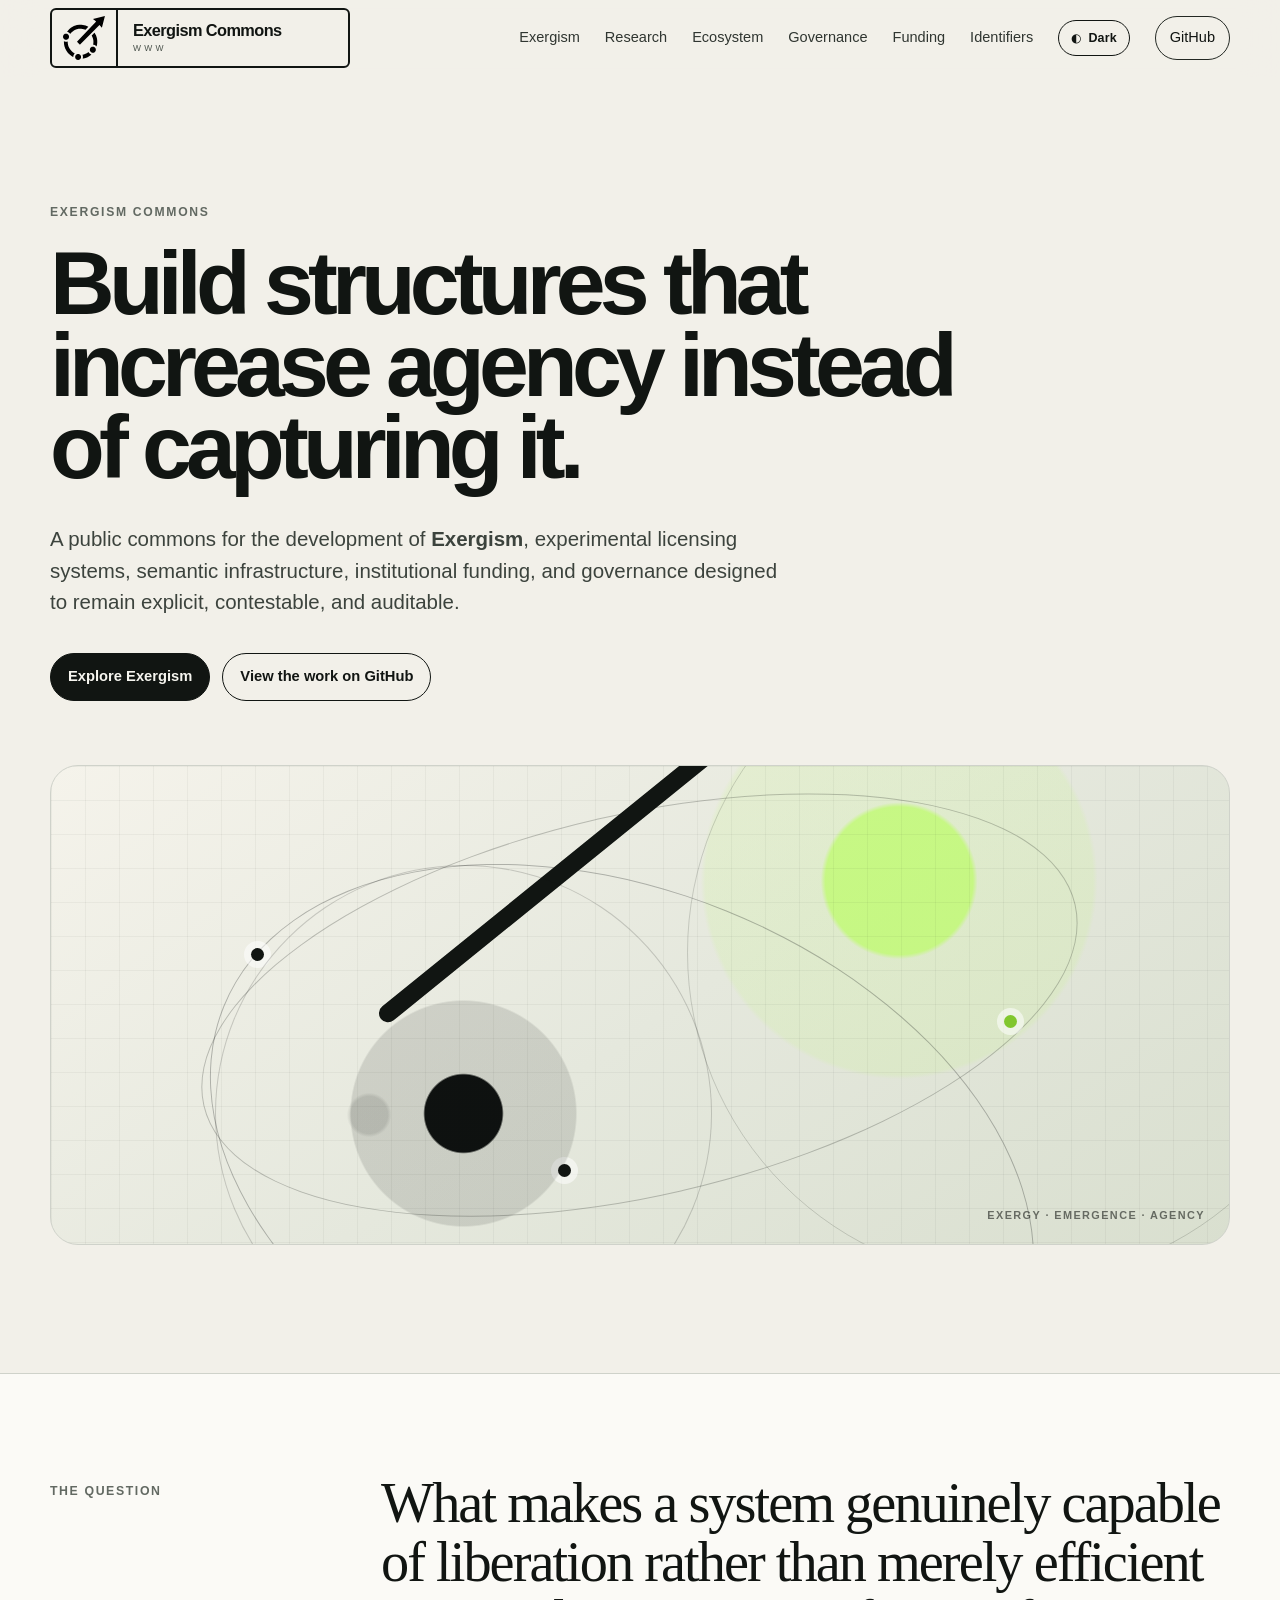
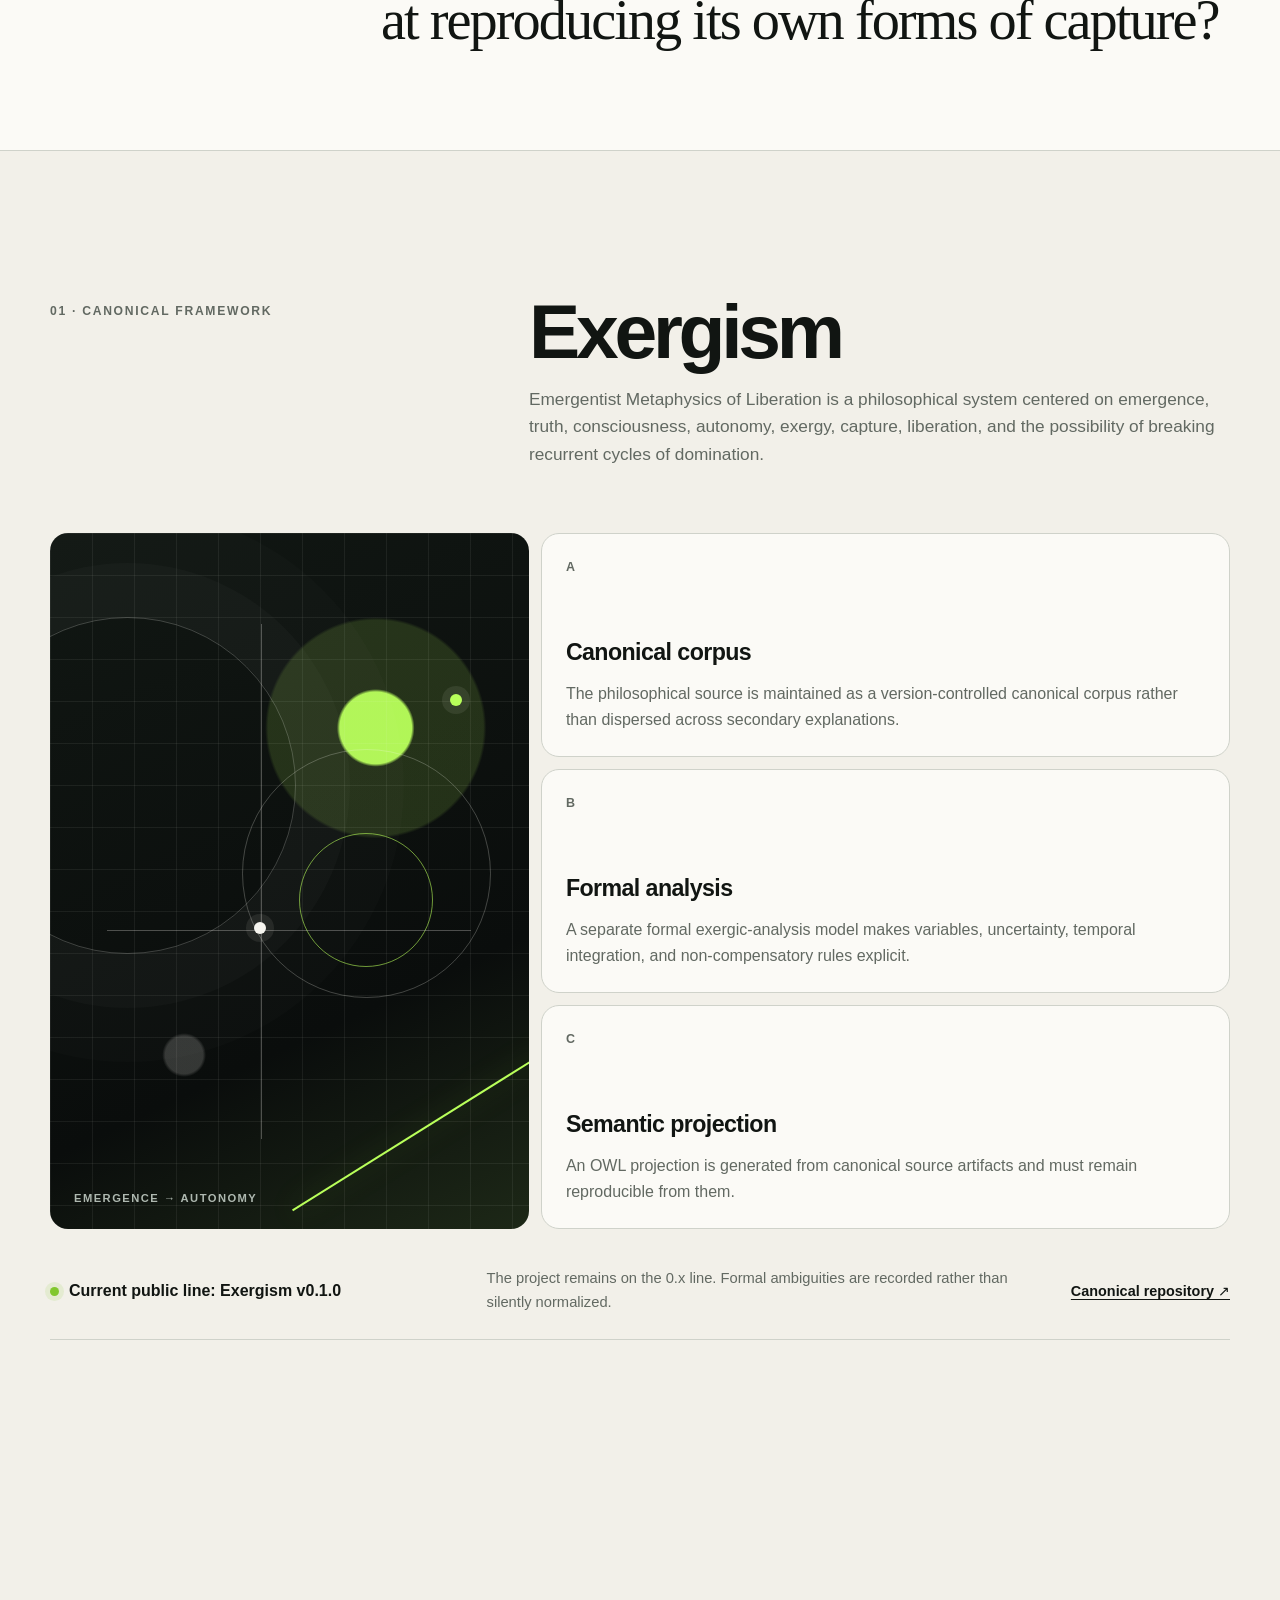
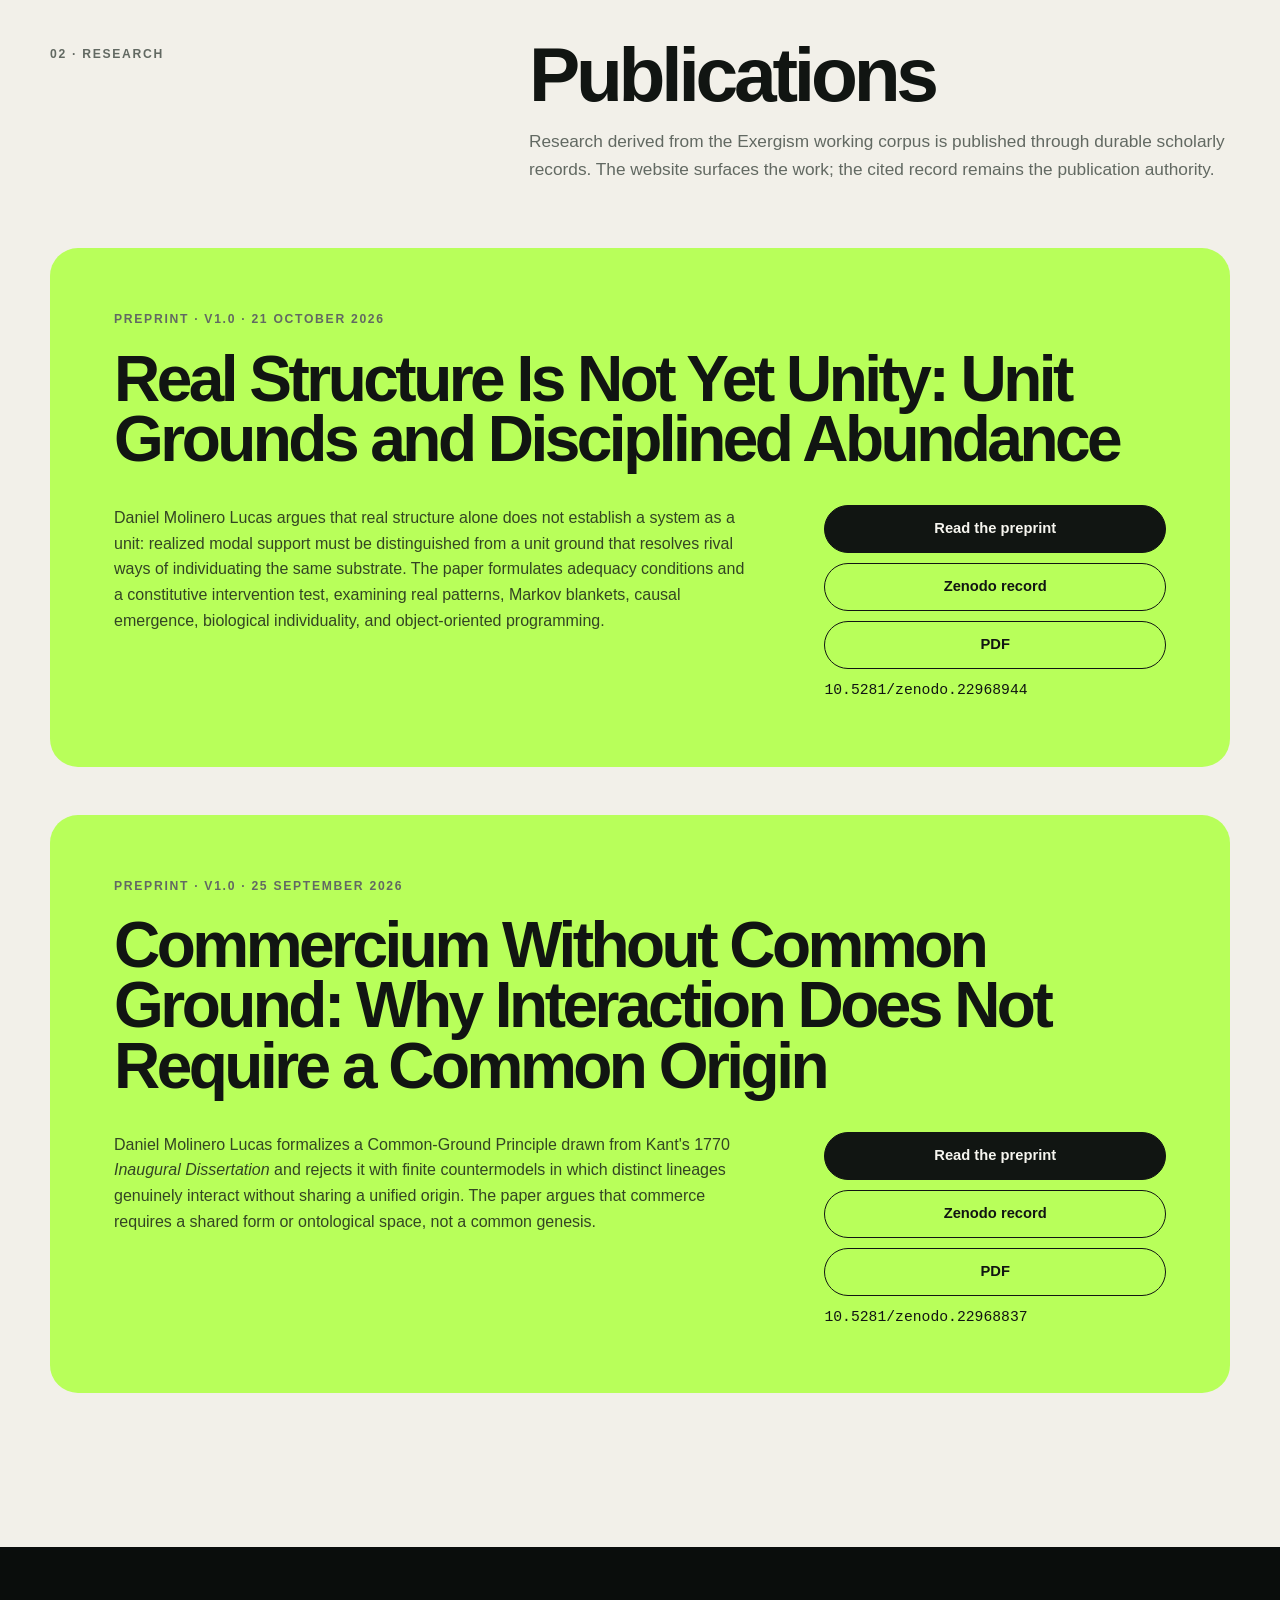
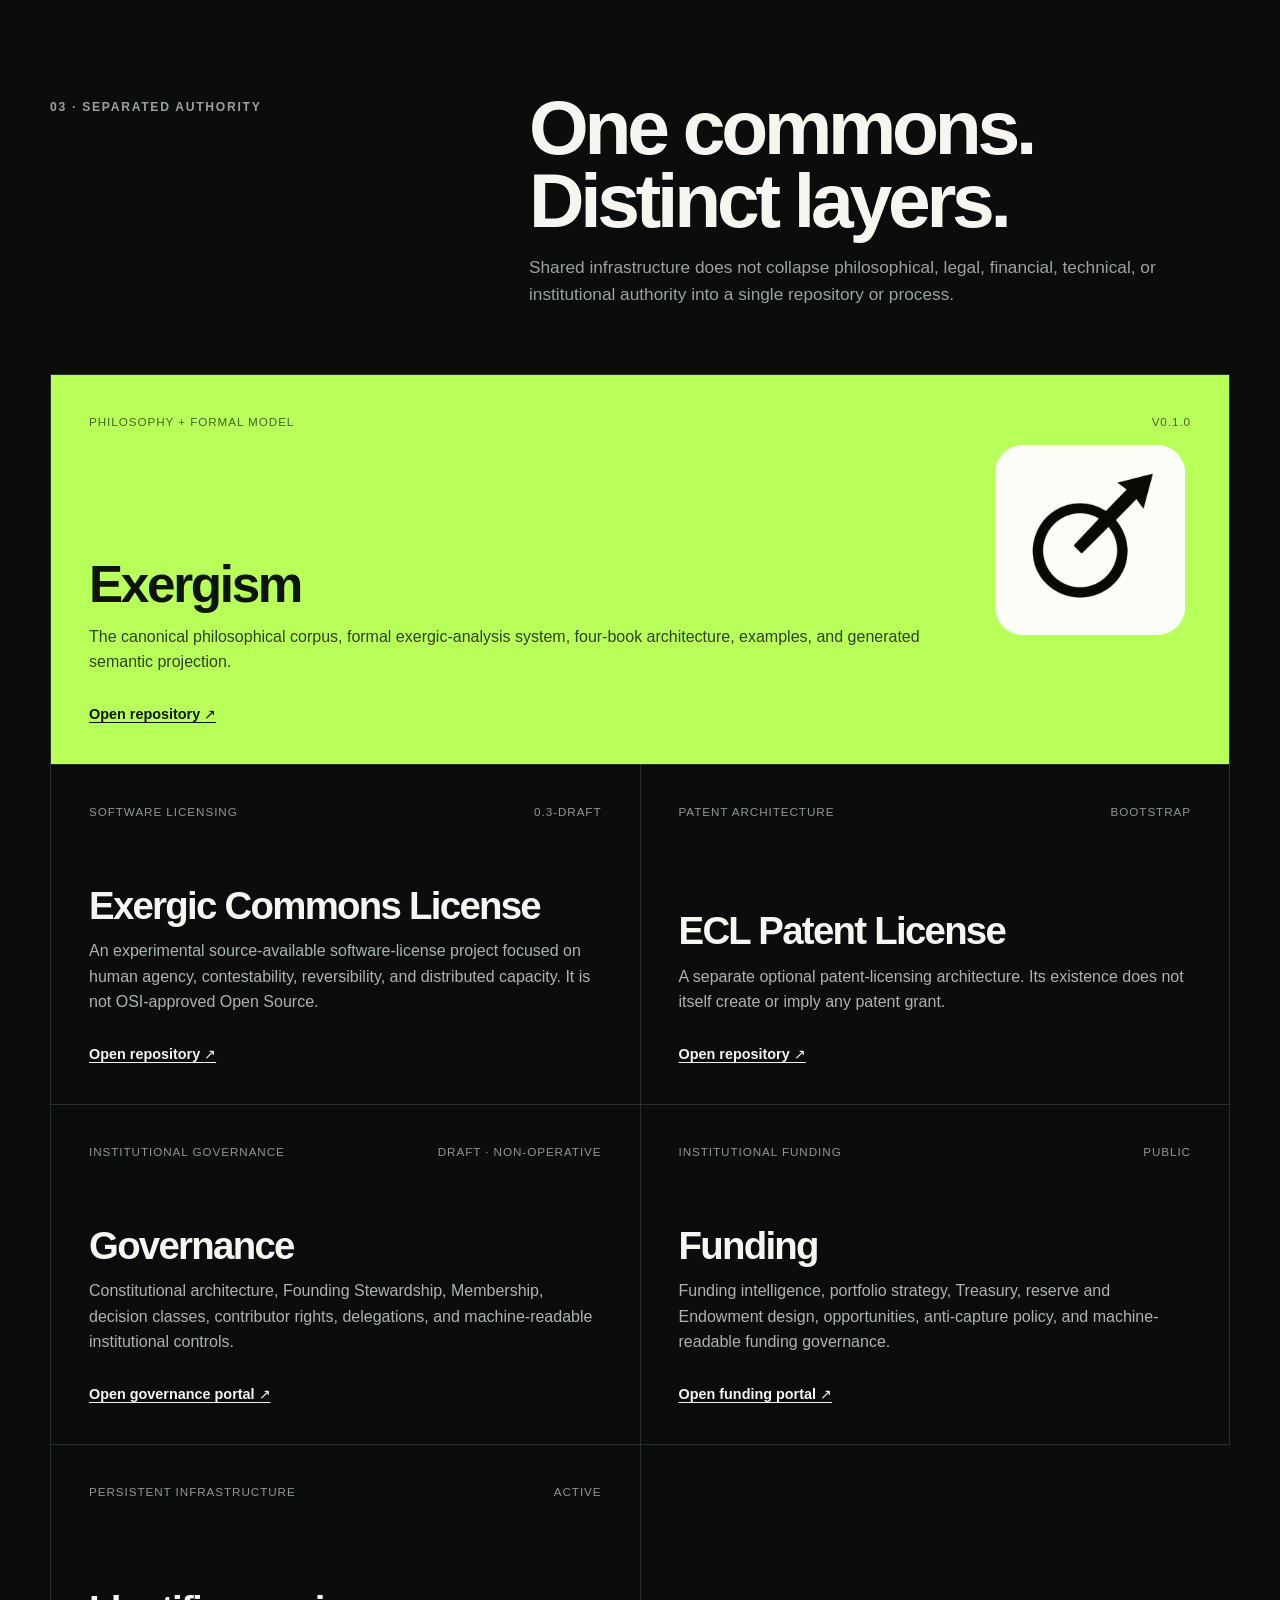
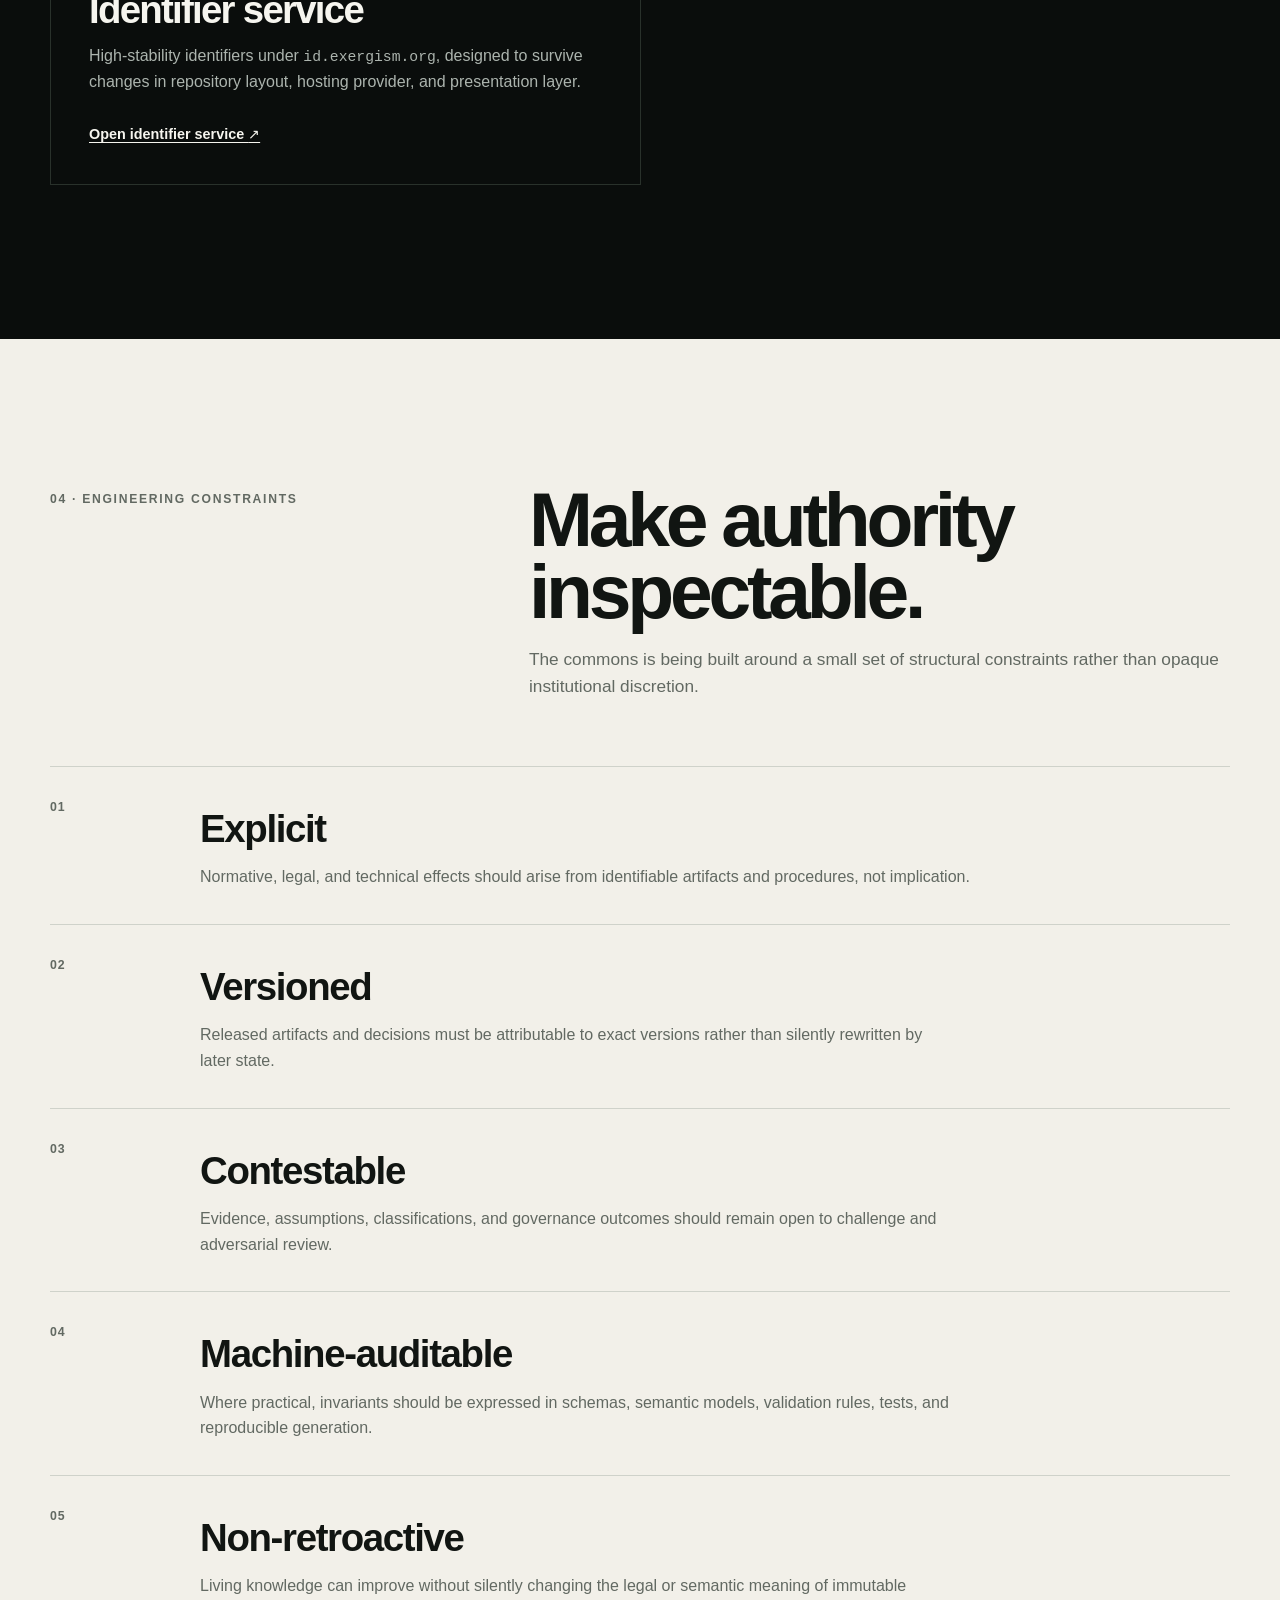
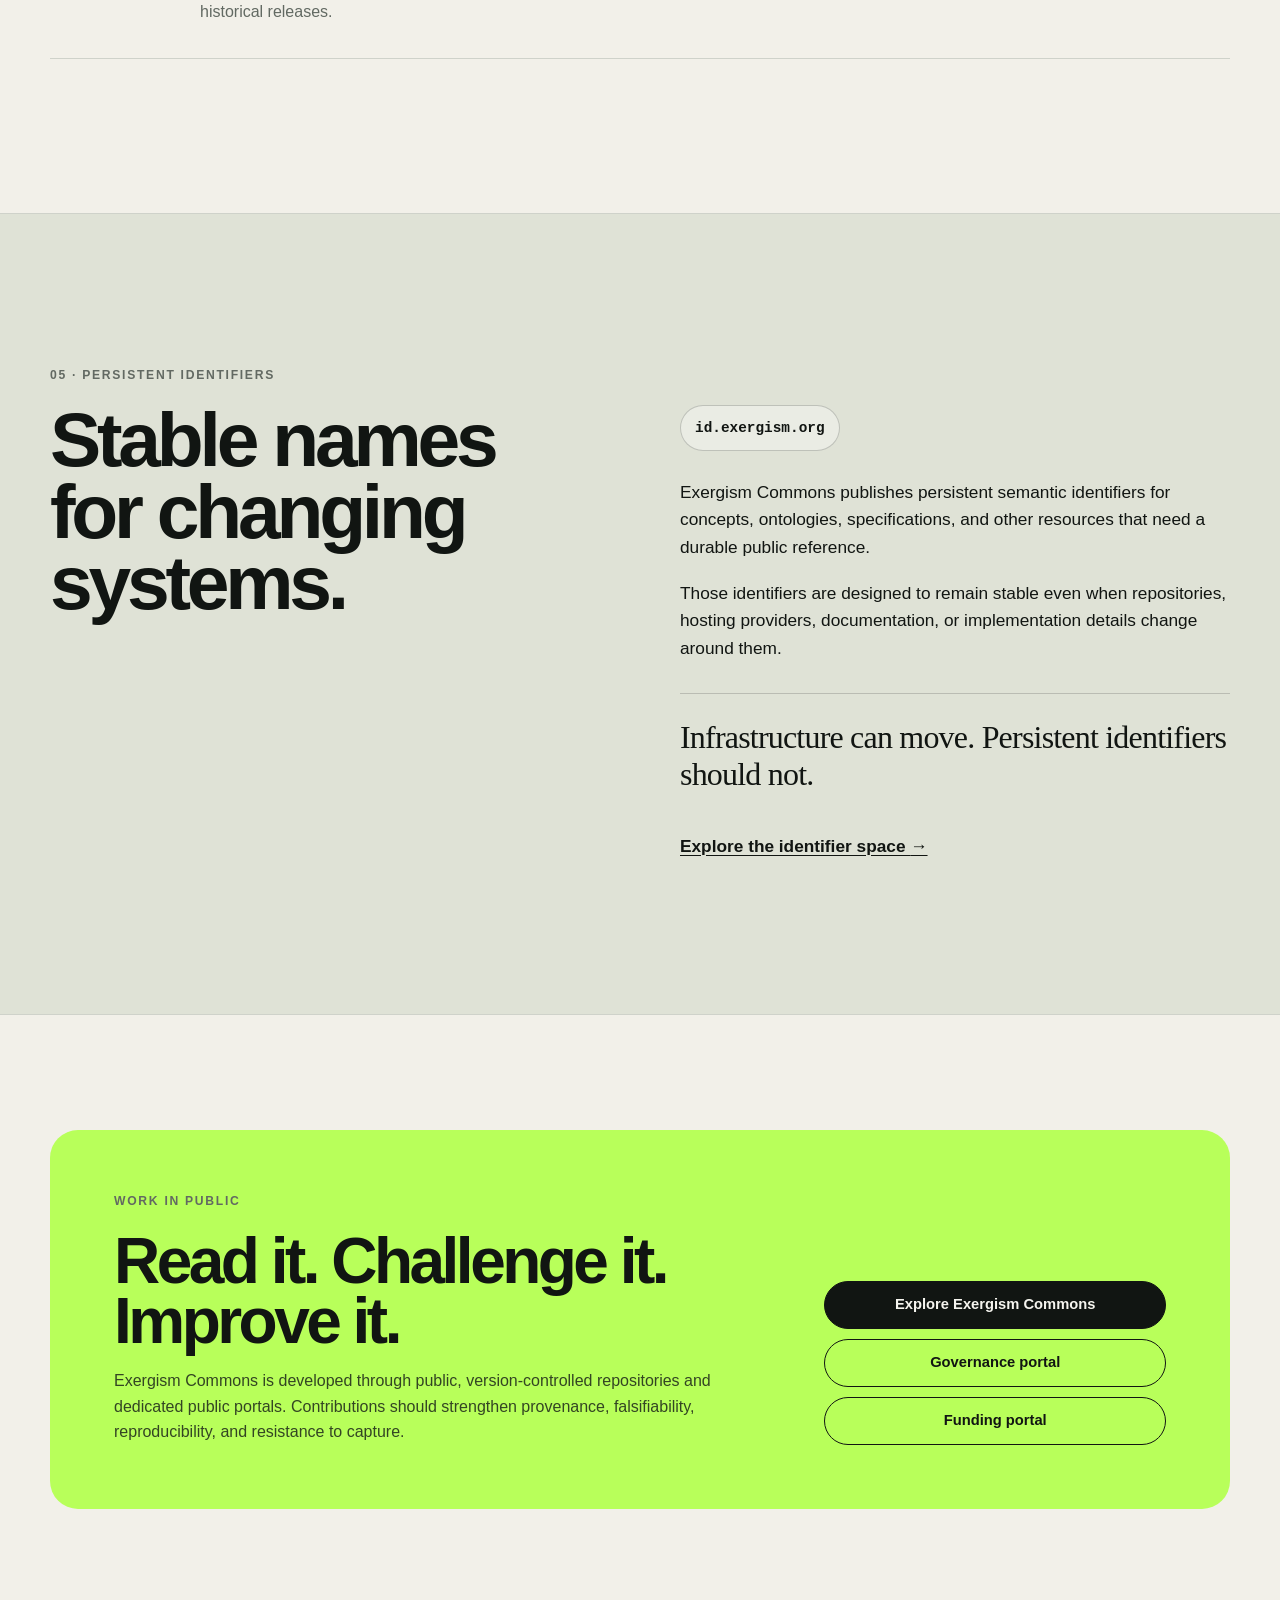
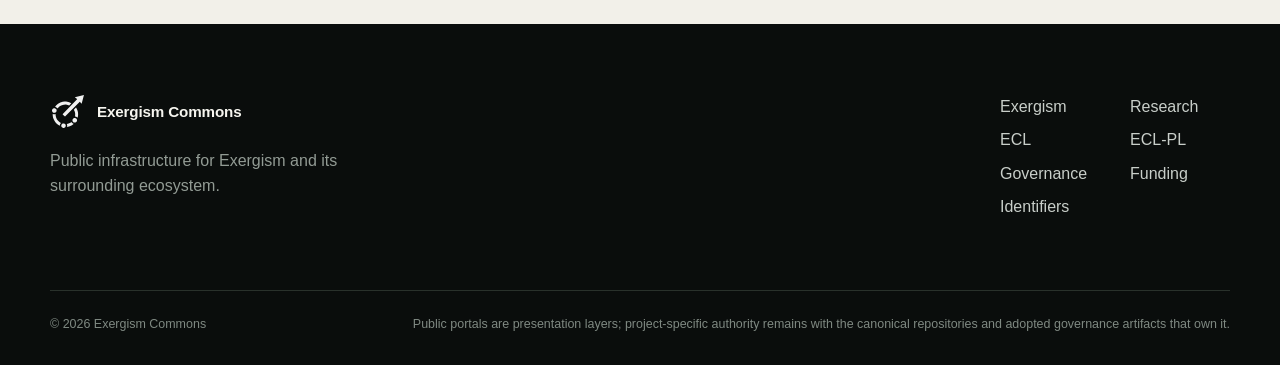
<file: index.html>
<!doctype html>
<html lang="en">
<head>
  <meta charset="utf-8">
  <meta name="viewport" content="width=device-width, initial-scale=1">
  <meta name="theme-color" content="#0a0d0c">
  <meta name="description" content="Exergism Commons develops the canonical Exergism corpus, experimental licensing infrastructure, persistent semantic identifiers, public funding infrastructure, and contestable governance.">
  <meta name="robots" content="index,follow">
  <link rel="canonical" href="https://www.exergism.org/">
  <link rel="icon" href="/assets/brand/commons-symbol.webp" type="image/webp">
  <link rel="icon" href="/assets/brand/favicon.svg" type="image/svg+xml" sizes="any">
  <meta property="og:type" content="website">
  <meta property="og:title" content="Exergism Commons">
  <meta property="og:description" content="A public commons for Exergism, experimental licensing, persistent identifiers, institutional funding, and contestable governance.">
  <meta property="og:url" content="https://www.exergism.org/">
  <meta property="og:image" content="https://www.exergism.org/assets/brand/commons-crest.webp">
  <meta property="og:image:alt" content="Exergism Commons crest">
  <meta name="twitter:card" content="summary">
  <meta name="twitter:image" content="https://www.exergism.org/assets/brand/commons-crest.webp">
  <title>Exergism Commons — Exergism, infrastructure and governance</title>
  <link rel="stylesheet" href="/assets/site.css">
  <link rel="stylesheet" href="/assets/brand.css">
  <script src="/assets/site.js" defer></script>
</head>
<body>
  <a class="skip-link" href="#main">Skip to content</a>

  <header class="site-header" data-header>
    <div class="shell header-inner">
      <a class="brand" href="/" aria-label="Exergism Commons home">
        <img class="brand-logo" src="/assets/brand/commons-symbol.webp" width="36" height="36" alt="">
        <span>Exergism Commons</span>
      </a>
      <button class="nav-toggle" type="button" aria-expanded="false" aria-controls="site-nav" data-nav-toggle>
        <span class="sr-only">Toggle navigation</span>
        <span aria-hidden="true">Menu</span>
      </button>
      <nav id="site-nav" class="site-nav" aria-label="Primary" data-nav>
        <a href="#exergism">Exergism</a>
        <a href="#research">Research</a>
        <a href="#ecosystem">Ecosystem</a>
        <a href="https://governance.exergism.org/">Governance</a>
        <a href="https://funding.exergism.org/">Funding</a>
        <a href="https://id.exergism.org/">Identifiers</a>
        <a class="nav-cta" href="https://github.com/Exergism-Commons">GitHub</a>
      </nav>
    </div>
  </header>

  <main id="main">
    <section class="hero shell" aria-labelledby="hero-title">
      <div class="hero-copy">
        <p class="eyebrow">Exergism Commons</p>
        <h1 id="hero-title">Build structures that increase agency instead of capturing it.</h1>
        <p class="hero-lede">A public commons for the development of <strong>Exergism</strong>, experimental licensing systems, semantic infrastructure, institutional funding, and governance designed to remain explicit, contestable, and auditable.</p>
        <div class="hero-actions">
          <a class="button button-primary" href="#exergism">Explore Exergism</a>
          <a class="button button-secondary" href="https://github.com/Exergism-Commons">View the work on GitHub</a>
        </div>
      </div>
      <div class="hero-field" aria-hidden="true">
        <span class="hero-field-orbit hero-field-orbit-a"></span>
        <span class="hero-field-orbit hero-field-orbit-b"></span>
        <span class="hero-field-node hero-field-node-a"></span>
        <span class="hero-field-node hero-field-node-b"></span>
        <span class="hero-field-node hero-field-node-c"></span>
        <span class="hero-field-vector"></span>
        <span class="hero-field-caption">exergy · emergence · agency</span>
      </div>
    </section>

    <section class="statement" aria-label="Core idea">
      <div class="shell statement-grid">
        <p class="statement-kicker">The question</p>
        <p class="statement-text">What makes a system genuinely capable of liberation rather than merely efficient at reproducing its own forms of capture?</p>
      </div>
    </section>

    <section id="exergism" class="section shell">
      <div class="section-heading">
        <p class="eyebrow">01 · Canonical framework</p>
        <h2>Exergism</h2>
        <p>Emergentist Metaphysics of Liberation is a philosophical system centered on emergence, truth, consciousness, autonomy, exergy, capture, liberation, and the possibility of breaking recurrent cycles of domination.</p>
      </div>

      <div class="framework-composition">
        <div class="framework-field" aria-hidden="true">
          <span class="framework-field-label">emergence → autonomy</span>
          <span class="framework-ring framework-ring-a"></span>
          <span class="framework-ring framework-ring-b"></span>
          <span class="framework-axis framework-axis-a"></span>
          <span class="framework-axis framework-axis-b"></span>
          <span class="framework-pulse framework-pulse-a"></span>
          <span class="framework-pulse framework-pulse-b"></span>
        </div>

        <div class="feature-grid framework-feature-grid">
          <article class="feature-card">
            <span class="card-index">A</span>
            <h3>Canonical corpus</h3>
            <p>The philosophical source is maintained as a version-controlled canonical corpus rather than dispersed across secondary explanations.</p>
          </article>
          <article class="feature-card">
            <span class="card-index">B</span>
            <h3>Formal analysis</h3>
            <p>A separate formal exergic-analysis model makes variables, uncertainty, temporal integration, and non-compensatory rules explicit.</p>
          </article>
          <article class="feature-card">
            <span class="card-index">C</span>
            <h3>Semantic projection</h3>
            <p>An OWL projection is generated from canonical source artifacts and must remain reproducible from them.</p>
          </article>
        </div>
      </div>

      <div class="release-strip">
        <div>
          <span class="status-dot" aria-hidden="true"></span>
          <strong>Current public line: Exergism v0.1.0</strong>
        </div>
        <p>The project remains on the 0.x line. Formal ambiguities are recorded rather than silently normalized.</p>
        <a href="https://github.com/Exergism-Commons/exergism">Canonical repository <span aria-hidden="true">↗</span></a>
      </div>
    </section>

    <section id="research" class="section shell">
      <div class="section-heading">
        <p class="eyebrow">02 · Research</p>
        <h2>Publications</h2>
        <p>Research derived from the Exergism working corpus is published through durable scholarly records. The website surfaces the work; the cited record remains the publication authority.</p>
      </div>

      <article class="contribute-panel publication-panel" aria-labelledby="real-structure-title">
        <div class="publication-heading">
          <p class="eyebrow">Preprint · v1.0 · 21 October 2026</p>
          <h2 id="real-structure-title">Real Structure Is Not Yet Unity: Unit Grounds and Disciplined Abundance</h2>
        </div>
        <p class="publication-summary">Daniel Molinero Lucas argues that real structure alone does not establish a system as a unit: realized modal support must be distinguished from a unit ground that resolves rival ways of individuating the same substrate. The paper formulates adequacy conditions and a constitutive intervention test, examining real patterns, Markov blankets, causal emergence, biological individuality, and object-oriented programming.</p>
        <div class="contribute-actions">
          <a class="button button-primary" href="https://doi.org/10.5281/zenodo.22968944">Read the preprint</a>
          <a class="button button-secondary" href="https://zenodo.org/records/22968944">Zenodo record</a>
          <a class="button button-secondary" href="https://zenodo.org/records/22968944/files/real-structure-is-not-yet-unity-v1.0.pdf?download=1">PDF</a>
          <code>10.5281/zenodo.22968944</code>
        </div>
      </article>

      <article class="contribute-panel publication-panel" aria-labelledby="commercium-title">
        <div class="publication-heading">
          <p class="eyebrow">Preprint · v1.0 · 25 September 2026</p>
          <h2 id="commercium-title">Commercium Without Common Ground: Why Interaction Does Not Require a Common Origin</h2>
        </div>
        <p class="publication-summary">Daniel Molinero Lucas formalizes a Common-Ground Principle drawn from Kant's 1770 <em>Inaugural Dissertation</em> and rejects it with finite countermodels in which distinct lineages genuinely interact without sharing a unified origin. The paper argues that commerce requires a shared form or ontological space, not a common genesis.</p>
        <div class="contribute-actions">
          <a class="button button-primary" href="https://doi.org/10.5281/zenodo.22968837">Read the preprint</a>
          <a class="button button-secondary" href="https://zenodo.org/records/22968837">Zenodo record</a>
          <a class="button button-secondary" href="https://zenodo.org/records/22968837/files/commercium-without-common-ground-v1.0.pdf?download=1">PDF</a>
          <code>10.5281/zenodo.22968837</code>
        </div>
      </article>
    </section>

    <section id="ecosystem" class="section section-dark">
      <div class="shell">
        <div class="section-heading section-heading-light">
          <p class="eyebrow">03 · Separated authority</p>
          <h2>One commons. Distinct layers.</h2>
          <p>Shared infrastructure does not collapse philosophical, legal, financial, technical, or institutional authority into a single repository or process.</p>
        </div>

        <div class="project-grid">
          <article class="project-card project-card-featured">
            <div class="project-meta"><span>Philosophy + formal model</span><span>v0.1.0</span></div>
            <img class="project-symbol" src="/assets/brand/exergism-symbol.webp" width="190" height="190" alt="" loading="lazy">
            <h3>Exergism</h3>
            <p>The canonical philosophical corpus, formal exergic-analysis system, four-book architecture, examples, and generated semantic projection.</p>
            <a href="https://github.com/Exergism-Commons/exergism">Open repository <span aria-hidden="true">↗</span></a>
          </article>

          <article class="project-card">
            <div class="project-meta"><span>Software licensing</span><span>0.3-DRAFT</span></div>
            <h3>Exergic Commons License</h3>
            <p>An experimental source-available software-license project focused on human agency, contestability, reversibility, and distributed capacity. It is not OSI-approved Open Source.</p>
            <a href="https://github.com/Exergism-Commons/exergic-commons-license">Open repository <span aria-hidden="true">↗</span></a>
          </article>

          <article class="project-card">
            <div class="project-meta"><span>Patent architecture</span><span>Bootstrap</span></div>
            <h3>ECL Patent License</h3>
            <p>A separate optional patent-licensing architecture. Its existence does not itself create or imply any patent grant.</p>
            <a href="https://github.com/Exergism-Commons/ecl-patent-license">Open repository <span aria-hidden="true">↗</span></a>
          </article>

          <article class="project-card">
            <div class="project-meta"><span>Institutional governance</span><span>Draft · non-operative</span></div>
            <h3>Governance</h3>
            <p>Constitutional architecture, Founding Stewardship, Membership, decision classes, contributor rights, delegations, and machine-readable institutional controls.</p>
            <a href="https://governance.exergism.org/">Open governance portal <span aria-hidden="true">↗</span></a>
          </article>

          <article class="project-card">
            <div class="project-meta"><span>Institutional funding</span><span>Public</span></div>
            <h3>Funding</h3>
            <p>Funding intelligence, portfolio strategy, Treasury, reserve and Endowment design, opportunities, anti-capture policy, and machine-readable funding governance.</p>
            <a href="https://funding.exergism.org/">Open funding portal <span aria-hidden="true">↗</span></a>
          </article>

          <article class="project-card">
            <div class="project-meta"><span>Persistent infrastructure</span><span>Active</span></div>
            <h3>Identifier service</h3>
            <p>High-stability identifiers under <code>id.exergism.org</code>, designed to survive changes in repository layout, hosting provider, and presentation layer.</p>
            <a href="https://id.exergism.org/">Open identifier service <span aria-hidden="true">↗</span></a>
          </article>
        </div>
      </div>
    </section>

    <section id="principles" class="section shell">
      <div class="section-heading">
        <p class="eyebrow">04 · Engineering constraints</p>
        <h2>Make authority inspectable.</h2>
        <p>The commons is being built around a small set of structural constraints rather than opaque institutional discretion.</p>
      </div>

      <ol class="principles-list">
        <li><span>01</span><div><h3>Explicit</h3><p>Normative, legal, and technical effects should arise from identifiable artifacts and procedures, not implication.</p></div></li>
        <li><span>02</span><div><h3>Versioned</h3><p>Released artifacts and decisions must be attributable to exact versions rather than silently rewritten by later state.</p></div></li>
        <li><span>03</span><div><h3>Contestable</h3><p>Evidence, assumptions, classifications, and governance outcomes should remain open to challenge and adversarial review.</p></div></li>
        <li><span>04</span><div><h3>Machine-auditable</h3><p>Where practical, invariants should be expressed in schemas, semantic models, validation rules, tests, and reproducible generation.</p></div></li>
        <li><span>05</span><div><h3>Non-retroactive</h3><p>Living knowledge can improve without silently changing the legal or semantic meaning of immutable historical releases.</p></div></li>
      </ol>
    </section>

    <section class="section identity-section">
      <div class="shell identity-grid">
        <div>
          <p class="eyebrow">05 · Persistent identifiers</p>
          <h2>Stable names for changing systems.</h2>
        </div>
        <div class="identity-copy">
          <p class="identifier-domain"><code>id.exergism.org</code></p>
          <p>Exergism Commons publishes persistent semantic identifiers for concepts, ontologies, specifications, and other resources that need a durable public reference.</p>
          <p>Those identifiers are designed to remain stable even when repositories, hosting providers, documentation, or implementation details change around them.</p>
          <p class="identity-principle">Infrastructure can move. Persistent identifiers should not.</p>
          <a class="text-link" href="https://id.exergism.org/">Explore the identifier space <span aria-hidden="true">→</span></a>
        </div>
      </div>
    </section>

    <section class="section shell contribute">
      <div class="contribute-panel">
        <div>
          <p class="eyebrow">Work in public</p>
          <h2>Read it. Challenge it. Improve it.</h2>
          <p>Exergism Commons is developed through public, version-controlled repositories and dedicated public portals. Contributions should strengthen provenance, falsifiability, reproducibility, and resistance to capture.</p>
        </div>
        <div class="contribute-actions">
          <a class="button button-primary" href="https://github.com/Exergism-Commons">Explore Exergism Commons</a>
          <a class="button button-secondary" href="https://governance.exergism.org/">Governance portal</a>
          <a class="button button-secondary" href="https://funding.exergism.org/">Funding portal</a>
        </div>
      </div>
    </section>
  </main>

  <footer class="site-footer">
    <div class="shell footer-grid">
      <div>
        <a class="brand brand-footer" href="/">
          <img class="brand-logo" src="/assets/brand/commons-symbol.webp" width="36" height="36" alt="">
          <span>Exergism Commons</span>
        </a>
        <p>Public infrastructure for Exergism and its surrounding ecosystem.</p>
      </div>
      <div class="footer-links">
        <a href="https://github.com/Exergism-Commons/exergism">Exergism</a>
        <a href="#research">Research</a>
        <a href="https://github.com/Exergism-Commons/exergic-commons-license">ECL</a>
        <a href="https://github.com/Exergism-Commons/ecl-patent-license">ECL-PL</a>
        <a href="https://governance.exergism.org/">Governance</a>
        <a href="https://funding.exergism.org/">Funding</a>
        <a href="https://id.exergism.org/">Identifiers</a>
      </div>
    </div>
    <div class="shell footer-bottom">
      <span>© <span data-year></span> Exergism Commons</span>
      <span>Public portals are presentation layers; project-specific authority remains with the canonical repositories and adopted governance artifacts that own it.</span>
    </div>
  </footer>
</body>
</html>
</file>
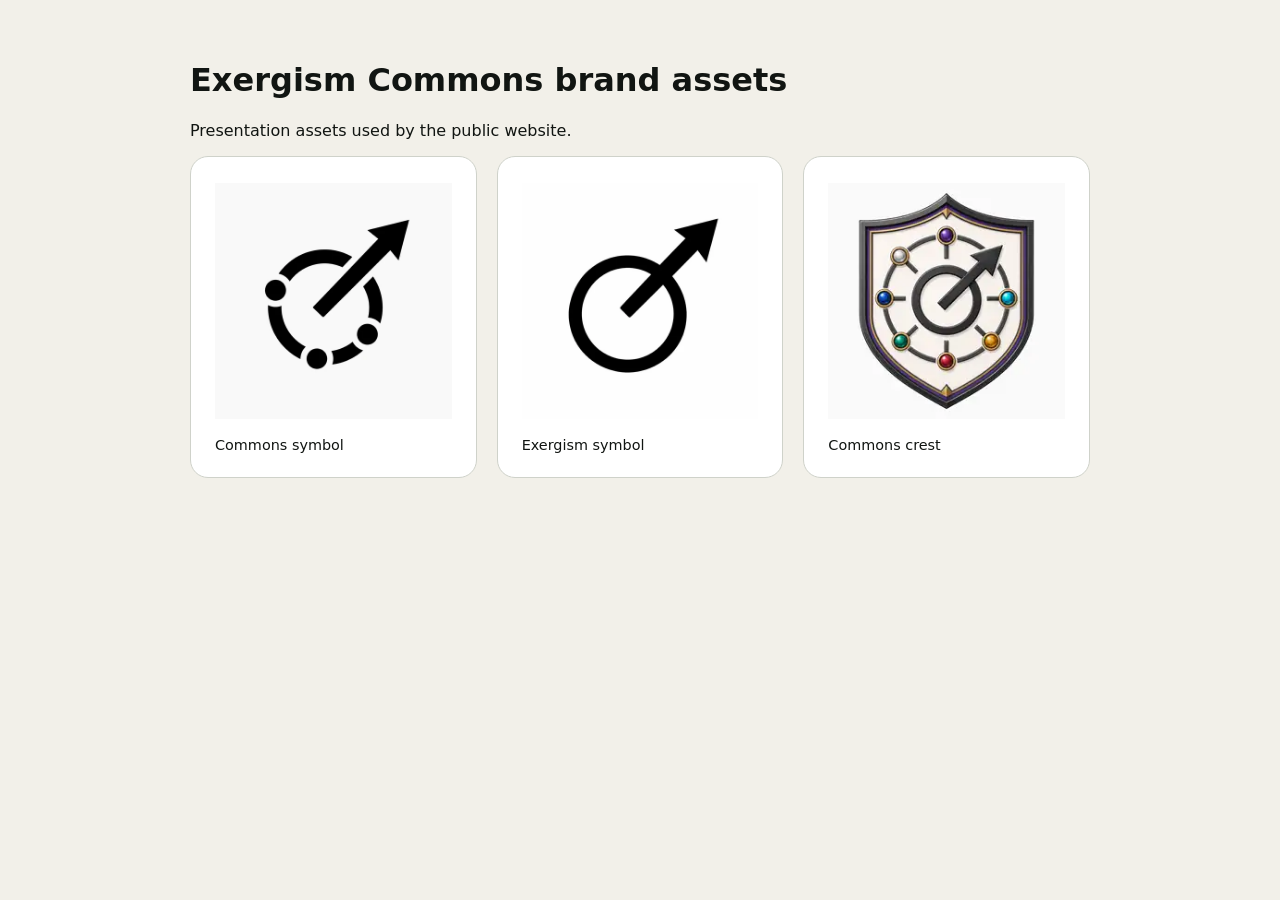
<file: assets/brand/index.html>
<!doctype html>
<html lang="en">
<head>
  <meta charset="utf-8">
  <meta name="viewport" content="width=device-width, initial-scale=1">
  <meta name="theme-color" content="#0a0d0c">
  <title>Exergism Commons brand assets</title>
  <style>
    body { font-family: system-ui, sans-serif; margin: 0; padding: 40px; background: #f2f0e9; color: #111512; }
    main { max-width: 900px; margin: 0 auto; }
    .grid { display: grid; grid-template-columns: repeat(auto-fit, minmax(220px, 1fr)); gap: 20px; }
    figure { margin: 0; padding: 24px; border: 1px solid #cfd2ca; border-radius: 18px; background: #fff; }
    img { display: block; width: 100%; height: 240px; object-fit: contain; }
    figcaption { margin-top: 16px; font-size: .9rem; }
  </style>
</head>
<body>
  <main>
    <h1>Exergism Commons brand assets</h1>
    <p>Presentation assets used by the public website.</p>
    <div class="grid">
      <figure><img src="./commons-symbol.webp" alt="Exergism Commons symbol"><figcaption>Commons symbol</figcaption></figure>
      <figure><img src="./exergism-symbol.webp" alt="Exergism symbol"><figcaption>Exergism symbol</figcaption></figure>
      <figure><img src="./commons-crest.webp" alt="Exergism Commons crest"><figcaption>Commons crest</figcaption></figure>
    </div>
  </main>
</body>
</html>
</file>
<file: assets/site.css>
:root {
  --bg: #f2f0e9;
  --surface: #fbfaf6;
  --ink: #111512;
  --muted: #626962;
  --line: #cfd2ca;
  --dark: #0a0d0c;
  --dark-surface: #121714;
  --dark-line: #29312b;
  --light: #f6f5ef;
  --signal: #b8ff5a;
  --signal-dark: #81c72e;
  --radius: 18px;
  --shell: min(1180px, calc(100% - 40px));
  color-scheme: light;
  font-family: Inter, ui-sans-serif, -apple-system, BlinkMacSystemFont, "Segoe UI", sans-serif;
  font-synthesis: none;
}

* { box-sizing: border-box; }
html { scroll-behavior: smooth; }
body {
  margin: 0;
  background: var(--bg);
  color: var(--ink);
  font-size: 16px;
  line-height: 1.6;
  text-rendering: optimizeLegibility;
  -webkit-font-smoothing: antialiased;
}

a { color: inherit; text-underline-offset: 0.18em; }
button, a { -webkit-tap-highlight-color: transparent; }
code { font-family: "SFMono-Regular", Consolas, "Liberation Mono", monospace; font-size: .92em; }
strong { font-weight: 690; }

.shell { width: var(--shell); margin-inline: auto; }
.sr-only { position: absolute; width: 1px; height: 1px; padding: 0; margin: -1px; overflow: hidden; clip: rect(0,0,0,0); white-space: nowrap; border: 0; }
.skip-link { position: fixed; z-index: 1000; top: 12px; left: 12px; transform: translateY(-180%); padding: 10px 14px; background: var(--signal); color: #071006; text-decoration: none; border-radius: 10px; font-weight: 700; }
.skip-link:focus { transform: none; }

.site-header {
  position: sticky;
  top: 0;
  z-index: 30;
  border-bottom: 1px solid transparent;
  background: color-mix(in srgb, var(--bg) 88%, transparent);
  backdrop-filter: blur(18px);
  transition: border-color .2s ease, background-color .2s ease;
}
.site-header.is-scrolled { border-bottom-color: var(--line); background: color-mix(in srgb, var(--bg) 96%, transparent); }
.header-inner { min-height: 76px; display: flex; align-items: center; justify-content: space-between; gap: 24px; }
.brand { display: inline-flex; align-items: center; gap: 11px; text-decoration: none; font-size: .95rem; font-weight: 760; letter-spacing: -.01em; }
.brand-mark { width: 34px; height: 34px; display: grid; place-items: center; border: 1px solid currentColor; border-radius: 50%; font-size: .72rem; letter-spacing: .04em; }
.site-nav { display: flex; align-items: center; gap: 25px; font-size: .91rem; }
.site-nav a { color: #303631; text-decoration: none; }
.site-nav a:hover { color: #000; }
.site-nav .nav-cta { padding: 9px 14px; border: 1px solid #232823; border-radius: 999px; color: var(--ink); }
.nav-toggle { display: none; border: 0; background: transparent; color: inherit; font: inherit; font-weight: 700; }

.hero { min-height: 720px; display: grid; grid-template-columns: minmax(0, 1.18fr) minmax(380px, .82fr); align-items: center; gap: clamp(44px, 7vw, 100px); padding-block: clamp(80px, 10vw, 145px); }
.hero-copy { max-width: 760px; }
.eyebrow { margin: 0 0 22px; color: var(--muted); font-size: .76rem; line-height: 1.2; font-weight: 760; letter-spacing: .14em; text-transform: uppercase; }
h1, h2, h3, p { text-wrap: pretty; }
h1 { margin: 0; font-size: clamp(3.4rem, 7vw, 7.6rem); line-height: .92; letter-spacing: -.065em; font-weight: 640; }
.hero-lede { max-width: 740px; margin: 34px 0 0; color: #3c433d; font-size: clamp(1.1rem, 1.6vw, 1.32rem); line-height: 1.55; }
.hero-actions { display: flex; flex-wrap: wrap; gap: 12px; margin-top: 35px; }
.button { display: inline-flex; min-height: 48px; align-items: center; justify-content: center; padding: 10px 17px; border: 1px solid var(--ink); border-radius: 999px; font-size: .92rem; font-weight: 700; text-decoration: none; transition: transform .18s ease, background-color .18s ease, color .18s ease; }
.button:hover { transform: translateY(-2px); }
.button-primary { background: var(--ink); color: var(--light); }
.button-secondary { background: transparent; color: var(--ink); }

.hero-model { position: relative; padding: 28px; border: 1px solid var(--line); border-radius: 28px; background: rgba(255,255,255,.25); }
.model-node { min-height: 98px; display: flex; flex-direction: column; justify-content: space-between; padding: 17px; border: 1px solid var(--line); border-radius: 14px; background: var(--surface); }
.model-node span { color: var(--muted); font-size: .72rem; letter-spacing: .07em; text-transform: uppercase; }
.model-node strong { font-size: 1.03rem; }
.model-core { min-height: 128px; border-color: #94a281; background: var(--signal); }
.model-core span { color: #344421; }
.model-core strong { font-size: 1.45rem; }
.model-line { width: 1px; height: 34px; margin: 0 auto; background: var(--line); }
.model-grid { display: grid; grid-template-columns: 1fr 1fr; gap: 10px; }

.statement { padding-block: clamp(65px, 8vw, 100px); border-block: 1px solid var(--line); background: var(--surface); }
.statement-grid { display: grid; grid-template-columns: 1fr 3fr; gap: 48px; align-items: start; }
.statement-kicker { margin: 8px 0 0; color: var(--muted); font-size: .77rem; font-weight: 760; letter-spacing: .13em; text-transform: uppercase; }
.statement-text { max-width: 980px; margin: 0; font-family: Georgia, "Times New Roman", serif; font-size: clamp(2.1rem, 4.4vw, 4.6rem); line-height: 1.04; letter-spacing: -.035em; }

.section { padding-block: clamp(92px, 12vw, 155px); scroll-margin-top: 80px; }
.section-heading { display: grid; grid-template-columns: minmax(180px, .7fr) minmax(330px, 1.2fr); column-gap: 70px; align-items: start; margin-bottom: 65px; }
.section-heading .eyebrow { grid-column: 1; }
.section-heading h2 { grid-column: 2; grid-row: 1 / span 2; margin: -9px 0 18px; font-size: clamp(3rem, 6vw, 6.6rem); line-height: .94; letter-spacing: -.055em; font-weight: 620; }
.section-heading > p:last-child { grid-column: 2; margin: 0; max-width: 720px; color: var(--muted); font-size: 1.08rem; }
.feature-grid { display: grid; grid-template-columns: repeat(3, 1fr); gap: 12px; }
.feature-card { min-height: 330px; display: flex; flex-direction: column; padding: 24px; border: 1px solid var(--line); border-radius: var(--radius); background: var(--surface); }
.card-index { color: var(--muted); font-size: .78rem; font-weight: 760; }
.feature-card h3 { margin: auto 0 10px; font-size: 1.45rem; letter-spacing: -.025em; }
.feature-card p { margin: 0; color: var(--muted); }
.release-strip { display: grid; grid-template-columns: 1.1fr 1.5fr auto; gap: 30px; align-items: center; margin-top: 14px; padding: 24px 0; border-bottom: 1px solid var(--line); }
.release-strip > div { display: flex; align-items: center; gap: 10px; }
.status-dot { width: 9px; height: 9px; border-radius: 50%; background: var(--signal-dark); box-shadow: 0 0 0 5px rgba(129,199,46,.13); }
.release-strip p { margin: 0; color: var(--muted); font-size: .92rem; }
.release-strip a { font-size: .9rem; font-weight: 720; white-space: nowrap; }

.section-dark { background: var(--dark); color: var(--light); }
.section-heading-light > p:last-child, .section-dark .eyebrow { color: #9aa39c; }
.project-grid { display: grid; grid-template-columns: repeat(2, 1fr); border-top: 1px solid var(--dark-line); border-left: 1px solid var(--dark-line); }
.project-card { min-height: 340px; display: flex; flex-direction: column; padding: clamp(25px, 3vw, 38px); border-right: 1px solid var(--dark-line); border-bottom: 1px solid var(--dark-line); background: var(--dark); }
.project-card-featured { grid-column: 1 / -1; min-height: 390px; background: var(--signal); color: #0d140a; }
.project-meta { display: flex; justify-content: space-between; gap: 20px; color: #8e9991; font-size: .73rem; letter-spacing: .08em; text-transform: uppercase; }
.project-card-featured .project-meta { color: #486329; }
.project-card h3 { margin: auto 0 14px; font-size: clamp(2rem, 4vw, 4.2rem); line-height: .98; letter-spacing: -.045em; font-weight: 590; }
.project-card:not(.project-card-featured) h3 { font-size: clamp(1.8rem, 3vw, 2.8rem); }
.project-card p { max-width: 680px; margin: 0 0 25px; color: #acb4ae; }
.project-card-featured p { color: #30421e; }
.project-card a { width: fit-content; margin-top: 3px; font-size: .9rem; font-weight: 720; }

.principles-list { list-style: none; margin: 0; padding: 0; border-top: 1px solid var(--line); }
.principles-list li { display: grid; grid-template-columns: 120px 1fr; gap: 30px; padding: 31px 0 34px; border-bottom: 1px solid var(--line); }
.principles-list > li > span { color: var(--muted); font-size: .77rem; font-weight: 760; letter-spacing: .08em; }
.principles-list h3 { margin: 0 0 5px; font-size: clamp(1.55rem, 3vw, 2.6rem); letter-spacing: -.035em; }
.principles-list p { max-width: 770px; margin: 0; color: var(--muted); }

.identity-section { border-block: 1px solid var(--line); background: #dfe2d6; }
.identity-grid { display: grid; grid-template-columns: 1fr 1fr; gap: 80px; }
.identity-grid h2 { max-width: 650px; margin: 0; font-size: clamp(3.2rem, 6vw, 6.5rem); line-height: .93; letter-spacing: -.055em; font-weight: 620; }
.identity-copy { padding-top: 37px; font-size: 1.08rem; }
.identity-copy p { margin: 0 0 18px; }
.text-link { display: inline-block; margin-top: 22px; font-weight: 740; }

.contribute { padding-block: clamp(70px, 9vw, 115px); }
#research .contribute-panel + .contribute-panel { margin-top: clamp(24px, 4vw, 48px); }

#research .publication-panel { row-gap: clamp(24px, 3vw, 36px); align-items: start; }
#research .publication-heading { grid-column: 1 / -1; }
#research .publication-heading h2 { max-width: none; margin-bottom: 0; }
#research .publication-summary { grid-column: 1; }
#research .publication-panel .contribute-actions { grid-column: 2; align-self: end; }
@media (max-width: 900px) {
  #research .publication-summary, #research .publication-panel .contribute-actions { grid-column: 1 / -1; }
}

.contribute-panel { display: grid; grid-template-columns: 1.5fr .8fr; gap: 70px; padding: clamp(34px, 5vw, 64px); border-radius: 28px; background: var(--signal); }
.contribute-panel h2 { max-width: 790px; margin: 0 0 17px; font-size: clamp(2.8rem, 5vw, 5.8rem); line-height: .94; letter-spacing: -.055em; font-weight: 620; }
.contribute-panel p:not(.eyebrow) { max-width: 700px; margin: 0; color: #334523; }
.contribute-actions { display: flex; flex-direction: column; align-items: stretch; justify-content: flex-end; gap: 10px; }
.contribute-actions .button { width: 100%; }

.site-footer { padding-block: 70px 30px; background: var(--dark); color: var(--light); }
.footer-grid { display: grid; grid-template-columns: 1fr auto; gap: 50px; padding-bottom: 70px; }
.brand-footer { margin-bottom: 18px; }
.footer-grid p { max-width: 430px; margin: 0; color: #929b94; }
.footer-links { display: grid; grid-template-columns: repeat(2, minmax(100px, 1fr)); gap: 8px 30px; align-content: start; }
.footer-links a { color: #c8cec9; text-decoration: none; }
.footer-links a:hover { color: #fff; }
.footer-bottom { display: flex; justify-content: space-between; gap: 30px; padding-top: 24px; border-top: 1px solid var(--dark-line); color: #7f8982; font-size: .78rem; }

@media (max-width: 960px) {
  :root { --shell: min(100% - 30px, 1180px); }
  .hero { min-height: auto; grid-template-columns: 1fr; }
  .hero-model { max-width: 650px; }
  .section-heading { grid-template-columns: 1fr; }
  .section-heading .eyebrow, .section-heading h2, .section-heading > p:last-child { grid-column: 1; grid-row: auto; }
  .section-heading h2 { margin-top: 0; }
  .feature-grid { grid-template-columns: 1fr; }
  .feature-card { min-height: 235px; }
  .release-strip { grid-template-columns: 1fr; gap: 12px; }
  .identity-grid, .contribute-panel { grid-template-columns: 1fr; gap: 40px; }
  .identity-copy { padding-top: 0; }
}

@media (max-width: 720px) {
  .header-inner { min-height: 66px; flex-wrap: wrap; }

  /* Baseline: links remain visible and usable when JavaScript is unavailable. */
  .site-nav { width: 100%; flex-wrap: wrap; justify-content: flex-end; gap: 8px 14px; padding-bottom: 10px; }
  .site-nav a { padding: 6px 0; }

  /* Progressive enhancement: collapse only after site.js has loaded. */
  .js .nav-toggle { display: block; }
  .js .site-nav { position: absolute; inset: 66px 15px auto; width: auto; display: none; flex-direction: column; align-items: stretch; gap: 0; padding: 10px; border: 1px solid var(--line); border-radius: 14px; background: var(--surface); box-shadow: 0 18px 50px rgba(0,0,0,.08); }
  .js .site-nav.is-open { display: flex; }
  .js .site-nav a { padding: 12px; }
  .js .site-nav .nav-cta {
    margin-top: 6px;
    padding-top: 13px;
    border: 0;
    border-top: 1px solid var(--line);
    border-radius: 0;
    background: transparent;
    color: var(--ink);
    font-weight: 760;
  }
  .js .site-nav .nav-cta::after {
    content: "↗";
    float: right;
    color: var(--muted);
    font-weight: 600;
  }

  h1 { font-size: clamp(3.3rem, 16vw, 5.6rem); }
  .hero { padding-block: 78px 90px; }
  .hero-actions { flex-direction: column; align-items: stretch; }
  .button { width: 100%; }
  .model-grid { grid-template-columns: 1fr; }
  .statement-grid { grid-template-columns: 1fr; gap: 18px; }
  .project-grid { grid-template-columns: 1fr; }
  .project-card-featured { grid-column: 1; }
  .project-card { min-height: 310px; }
  .principles-list li { grid-template-columns: 55px 1fr; gap: 14px; }
  .footer-grid { grid-template-columns: 1fr; }
  .footer-links { grid-template-columns: 1fr 1fr; }
  .footer-bottom { flex-direction: column; }
}

@media (prefers-reduced-motion: reduce) {
  html { scroll-behavior: auto; }
  *, *::before, *::after { scroll-behavior: auto !important; transition-duration: .001ms !important; animation-duration: .001ms !important; }
}
</file>
<file: assets/brand.css>
.brand-logo {
  width: 36px;
  height: 36px;
  display: block;
  flex: 0 0 auto;
  object-fit: contain;
  border-radius: 50%;
  background: #fff;
}

.brand-footer .brand-logo {
  box-shadow: 0 0 0 1px rgba(255,255,255,.18);
}

/* Opening panel: single-column composition at every viewport width. */
.hero {
  min-height: auto;
  grid-template-columns: minmax(0, 1fr);
  align-items: start;
  gap: clamp(36px, 6vw, 64px);
}

.hero-copy {
  max-width: 980px;
}

/* Abstract hero field: visual texture without repeating the Commons emblem. */
.hero-field {
  position: relative;
  width: 100%;
  min-height: 480px;
  overflow: hidden;
  border: 1px solid var(--line);
  border-radius: 28px;
  background:
    linear-gradient(rgba(17,21,18,.045) 1px, transparent 1px),
    linear-gradient(90deg, rgba(17,21,18,.045) 1px, transparent 1px),
    radial-gradient(circle at 72% 24%, rgba(184,255,90,.68) 0 8%, rgba(184,255,90,.12) 8.5% 21%, transparent 21.5%),
    radial-gradient(circle at 27% 73%, rgba(17,21,18,.12) 0 2%, transparent 2.4%),
    linear-gradient(145deg, #f5f3eb 0%, #e5e8dd 52%, #d9dfcf 100%);
  background-size: 34px 34px, 34px 34px, auto, auto, auto;
}

.hero-field::before {
  content: "";
  position: absolute;
  inset: 10% 12%;
  border: 1px solid rgba(17,21,18,.24);
  border-radius: 50%;
  transform: rotate(-13deg);
}

.hero-field::after {
  content: "";
  position: absolute;
  width: 42%;
  aspect-ratio: 1;
  left: 14%;
  top: 21%;
  border-radius: 50%;
  background: radial-gradient(circle, rgba(10,13,12,.98) 0 11%, rgba(10,13,12,.12) 11.5% 32%, transparent 32.5%);
  box-shadow: 0 0 0 1px rgba(17,21,18,.18);
}

.hero-field-orbit {
  position: absolute;
  border: 1px solid rgba(17,21,18,.28);
  border-radius: 50%;
}

.hero-field-orbit-a {
  width: 73%;
  aspect-ratio: 1.55;
  left: 12%;
  top: 26%;
  transform: rotate(22deg);
}

.hero-field-orbit-b {
  width: 56%;
  aspect-ratio: 1;
  right: -10%;
  bottom: -8%;
  border-color: rgba(17,21,18,.16);
}

.hero-field-node {
  position: absolute;
  width: 13px;
  height: 13px;
  border-radius: 50%;
  background: var(--ink);
  box-shadow: 0 0 0 7px rgba(255,255,255,.55);
}

.hero-field-node-a { left: 17%; top: 38%; }
.hero-field-node-b { right: 18%; top: 52%; background: var(--signal-dark); }
.hero-field-node-c { left: 43%; bottom: 14%; }

.hero-field-vector {
  position: absolute;
  width: 54%;
  height: 18px;
  left: 28%;
  top: 51%;
  border-radius: 999px;
  background: var(--ink);
  transform: rotate(-39deg);
  transform-origin: left center;
}

.hero-field-vector::after {
  content: "";
  position: absolute;
  right: -2px;
  top: 50%;
  width: 42px;
  height: 42px;
  border-top: 18px solid var(--ink);
  border-right: 18px solid var(--ink);
  transform: translateY(-50%) rotate(45deg);
}

.hero-field-caption {
  position: absolute;
  right: 24px;
  bottom: 20px;
  color: rgba(17,21,18,.58);
  font-size: .68rem;
  font-weight: 760;
  letter-spacing: .13em;
  text-transform: uppercase;
}

/* Exergism framework: one visual column paired with the three conceptual modules. */
.framework-composition {
  display: grid;
  grid-template-columns: minmax(300px, .82fr) minmax(0, 1.18fr);
  gap: 12px;
}

.framework-field {
  position: relative;
  min-height: 696px;
  overflow: hidden;
  border-radius: var(--radius);
  background:
    linear-gradient(rgba(246,245,239,.065) 1px, transparent 1px),
    linear-gradient(90deg, rgba(246,245,239,.065) 1px, transparent 1px),
    radial-gradient(circle at 68% 28%, rgba(184,255,90,.96) 0 6%, rgba(184,255,90,.14) 6.5% 18%, transparent 18.5%),
    radial-gradient(circle at 28% 75%, rgba(246,245,239,.18) 0 3%, transparent 3.5%),
    linear-gradient(155deg, #111713 0%, #0a0d0c 68%, #1d2817 100%);
  background-size: 42px 42px, 42px 42px, auto, auto, auto;
}

.framework-field::before {
  content: "";
  position: absolute;
  width: 70%;
  aspect-ratio: 1;
  left: -19%;
  top: 12%;
  border: 1px solid rgba(246,245,239,.22);
  border-radius: 50%;
  box-shadow:
    0 0 0 54px rgba(246,245,239,.018),
    0 0 0 108px rgba(246,245,239,.012);
}

.framework-field::after {
  content: "";
  position: absolute;
  width: 64%;
  height: 2px;
  right: -5%;
  bottom: 26%;
  background: var(--signal);
  transform: rotate(-32deg);
  transform-origin: right center;
  box-shadow: 0 0 28px rgba(184,255,90,.36);
}

.framework-field-label {
  position: absolute;
  left: 24px;
  bottom: 22px;
  z-index: 2;
  color: #aeb8b0;
  font-size: .7rem;
  font-weight: 760;
  letter-spacing: .13em;
  text-transform: uppercase;
}

.framework-ring {
  position: absolute;
  border: 1px solid rgba(246,245,239,.24);
  border-radius: 50%;
}

.framework-ring-a {
  width: 52%;
  aspect-ratio: 1;
  right: 8%;
  top: 31%;
}

.framework-ring-b {
  width: 28%;
  aspect-ratio: 1;
  right: 20%;
  top: 43%;
  border-color: rgba(184,255,90,.58);
}

.framework-axis {
  position: absolute;
  background: rgba(246,245,239,.28);
}

.framework-axis-a {
  width: 1px;
  height: 74%;
  left: 44%;
  top: 13%;
}

.framework-axis-b {
  width: 76%;
  height: 1px;
  left: 12%;
  top: 57%;
}

.framework-pulse {
  position: absolute;
  width: 12px;
  height: 12px;
  border-radius: 50%;
  background: var(--light);
  box-shadow: 0 0 0 8px rgba(246,245,239,.08);
}

.framework-pulse-a { left: 42.7%; top: 55.8%; }
.framework-pulse-b { right: 14%; top: 23%; background: var(--signal); }

.framework-feature-grid {
  grid-template-columns: 1fr;
  gap: 12px;
}

.framework-feature-grid .feature-card {
  min-height: 224px;
}

.project-card-featured {
  position: relative;
  overflow: hidden;
}

.project-symbol {
  position: absolute;
  right: clamp(24px, 4vw, 44px);
  top: 70px;
  width: clamp(105px, 15vw, 190px);
  height: clamp(105px, 15vw, 190px);
  object-fit: contain;
  border-radius: 28px;
  background: rgba(255,255,255,.92);
  opacity: .96;
}

.project-card-featured h3,
.project-card-featured p,
.project-card-featured > a {
  max-width: calc(100% - 230px);
}

.identifier-domain {
  width: fit-content;
  margin: 0 0 28px !important;
  padding: 10px 14px;
  border: 1px solid rgba(17,21,18,.2);
  border-radius: 999px;
  background: rgba(255,255,255,.34);
  font-size: .9rem;
}

.identifier-domain code {
  font-size: 1em;
  font-weight: 700;
}

.identity-principle {
  max-width: 650px;
  margin-top: 30px !important;
  padding-top: 25px;
  border-top: 1px solid rgba(17,21,18,.18);
  font-family: Georgia, "Times New Roman", serif;
  font-size: clamp(1.55rem, 2.5vw, 2.25rem);
  line-height: 1.16;
  letter-spacing: -.025em;
}

@media (max-width: 960px) {
  .hero-field { max-width: none; min-height: 420px; }
  .framework-composition { grid-template-columns: 1fr; }
  .framework-field { min-height: 460px; }
  .framework-feature-grid .feature-card { min-height: 235px; }
  .project-symbol { position: static; width: 100px; height: 100px; margin: 34px 0 26px; }
  .project-card-featured h3,
  .project-card-featured p,
  .project-card-featured > a { max-width: 100%; }
}

@media (max-width: 720px) {
  .brand-logo { width: 32px; height: 32px; }
  .hero-field { min-height: 340px; }
  .hero-field-caption { right: 18px; bottom: 14px; }
  .hero-field-vector { height: 13px; }
  .hero-field-vector::after { width: 32px; height: 32px; border-top-width: 13px; border-right-width: 13px; }
  .framework-field { min-height: 360px; }
  .framework-field-label { left: 18px; bottom: 16px; }
}
</file>
